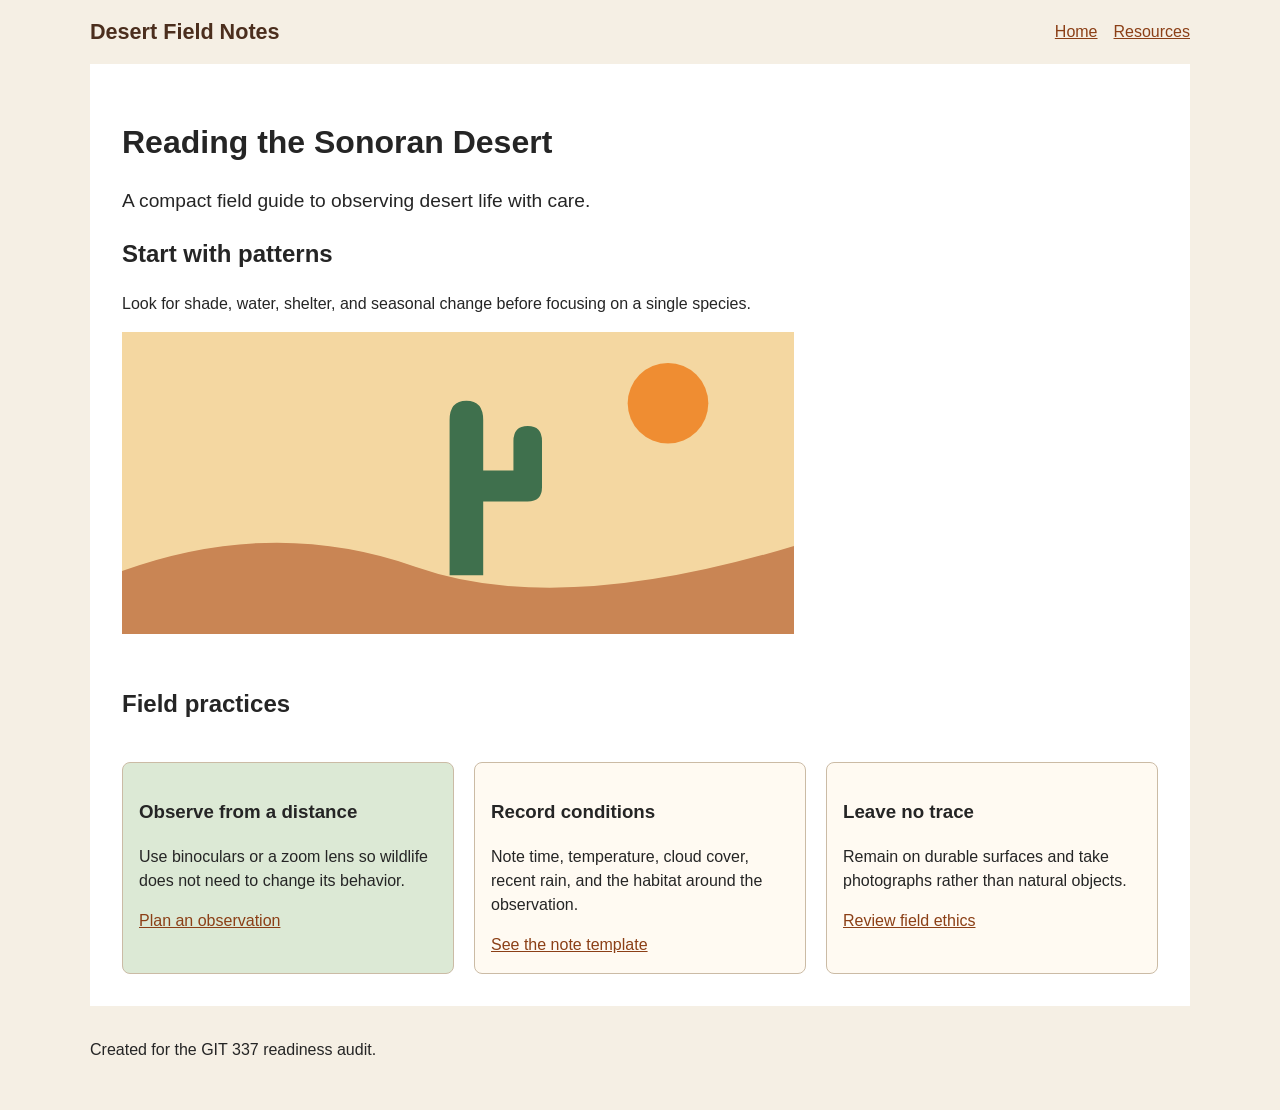
<file: index.html>
<!doctype html>
<html lang="en">

<head>
  <meta charset="utf-8">
  <meta name="viewport" content="width=device-width" />
  <title>Desert Field Notes</title>
  <link rel="stylesheet" href="css/styles.css">
</head>

<body>
  <header class="site-header">
    <a class="site-name" href="index.html">Desert Field Notes</a>
    <nav aria-label="Primary navigation">
      <ul class="nav-list">
        <li><a href="index.html">Home</a></li>
        <li><a href="pages/resources.html">Resources</a></li>
      </ul>
    </nav>
  </header>

  <main>
    <h1>Reading the Sonoran Desert</h1>
    <p class="lede">A compact field guide to observing desert life with care.</p>

    <section class="intro">
      <!-- wrong usage of h3. It's right under h1 which
         goes out of heading order -->
      <h2>Start with patterns</h2>
      <p>Look for shade, water, shelter, and seasonal change before focusing on a single species.</p>

      <!-- alt text is bad -->
      <img src="images/saguaro-study.svg"
        alt="Vector image of empty desert with a cactus in the middle and the sun on the right">
    </section>

    <section class="cards" aria-labelledby="field-practices">
      <h2 id="field-practices">Field practices</h2>
      <article class="card featured">
        <h3>Observe from a distance</h3>
        <p>Use binoculars or a zoom lens so wildlife does not need to change its behavior.</p>
        <a href="pages/resources.html">Plan an observation</a>
      </article>
      <article class="card">
        <h3>Record conditions</h3>
        <p>Note time, temperature, cloud cover, recent rain, and the habitat around the observation.</p>
        <a href="pages/resources.html#notes">See the note template</a>
      </article>
      <article class="card">
        <h3>Leave no trace</h3>
        <p>Remain on durable surfaces and take photographs rather than natural objects.</p>
        <a href="pages/resources.html#ethics">Review field ethics</a>
      </article>
    </section>
  </main>

  <footer>
    <p>Created for the GIT 337 readiness audit.</p>
  </footer>
</body>

</html>
</file>
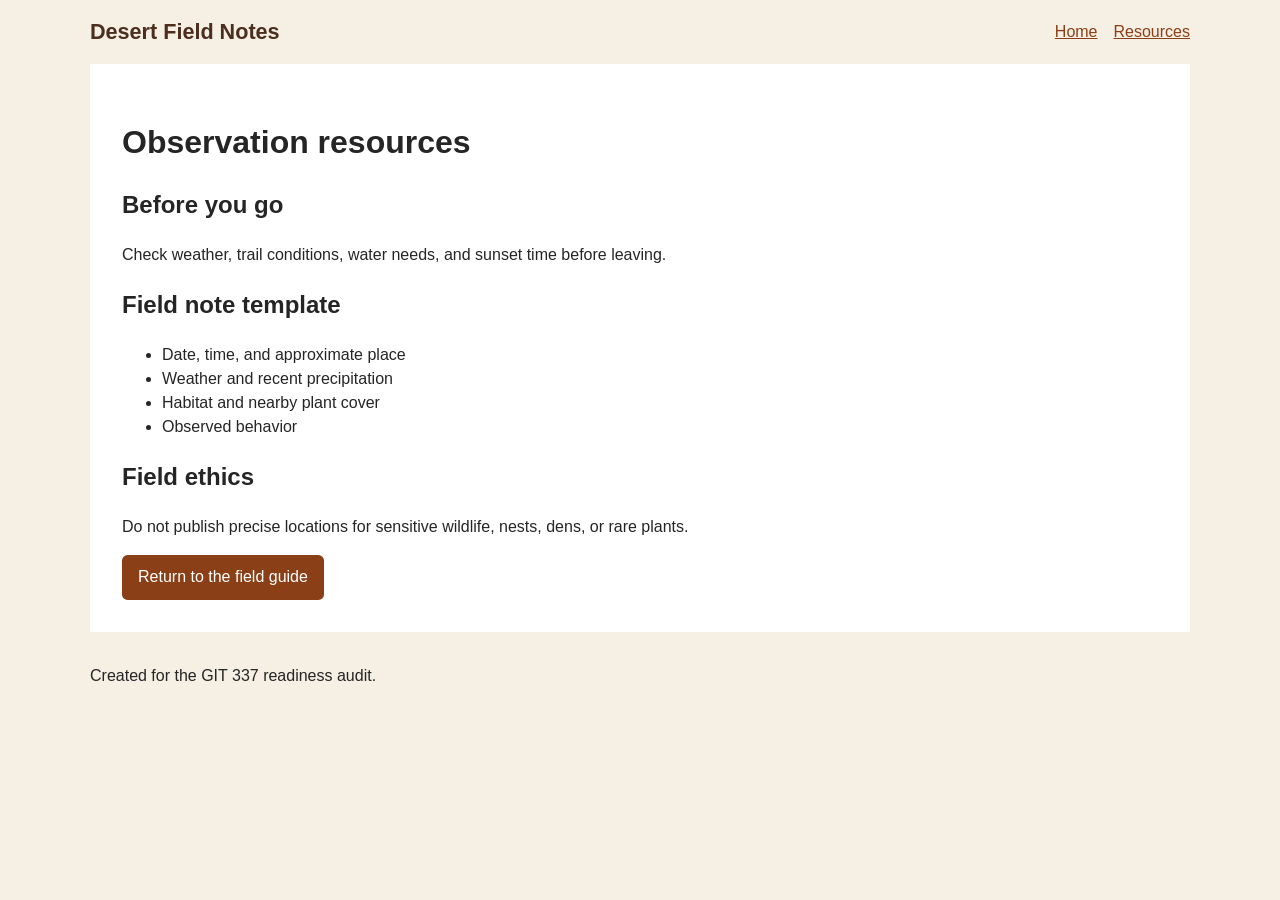
<file: pages/resources.html>
<!doctype html>
<html lang="en">
  <head>
    <meta charset="utf-8">
    <meta name="viewport" content="width=device-width, initial-scale=1">
    <title>Resources | Desert Field Notes</title>
    <!-- missing a '/' in front so it moves up one folder -->
    <link rel="stylesheet" href="../css/styles.css">
  </head>
  <body>
    <header class="site-header">
      <a class="site-name" href="index.html">Desert Field Notes</a>
      <nav aria-label="Primary navigation">
        <ul class="nav-list">
          <li><a href="index.html">Home</a></li>
          <li><a href="resources.html">Resources</a></li>
        </ul>
      </nav>
    </header>

    <main>
      <h1>Observation resources</h1>
      <section>
        <h2>Before you go</h2>
        <p>Check weather, trail conditions, water needs, and sunset time before leaving.</p>
      </section>

      <section id="notes">
        <h2>Field note template</h2>
        <ul>
          <li>Date, time, and approximate place</li>
          <li>Weather and recent precipitation</li>
          <li>Habitat and nearby plant cover</li>
          <li>Observed behavior</li>
        </ul>
      </section>

      <section id="ethics">
        <h2>Field ethics</h2>
        <p>Do not publish precise locations for sensitive wildlife, nests, dens, or rare plants.</p>
        <a class="button" href="../index.html">Return to the field guide</a>
      </section>
    </main>

    <footer>
      <p>Created for the GIT 337 readiness audit.</p>
    </footer>
  </body>
</html>
</file>
<file: css/styles.css>
* {
  box-sizing: border-box;
}

body {
  margin: 0;
  color: #252525;
  background: #f5efe4;
  font-family: Arial, Helvetica, sans-serif;
  line-height: 1.5;
}

a {
  color: #8b3f16;
}

a:focus {
  outline: solid;
}

.site-header,
main,
footer {
  /* The width is set to a static size of 1100px.
  It needs to be adjusted to max-width so the viewport
  meta data can work its resizing depending on the device */
  max-width: 1100px;
  margin-inline: auto;
}

.site-header {
  display: flex;
  align-items: center;
  justify-content: space-between;
  padding-block: 1rem;
}

.site-name {
  color: #4b2e1d;
  font-size: 1.35rem;
  font-weight: 700;
  text-decoration: none;
}

.nav-list {
  display: flex;
  gap: 1rem;
  margin: 0;
  padding: 0;
  list-style: none;
}

main {
  padding: 2rem;
  background: #fff;
}

.lede {
  max-width: 60ch;
  font-size: 1.2rem;
}

.intro img {
  display: block;
  width: 100%;
  max-width: 42rem;
  height: auto;
}

.cards {
  display: grid;
  grid-template-columns: repeat(auto-fit, minmax(320px, 1fr));
  gap: 1.25rem;
  margin-top: 2rem;
}

.cards > h2 {
  grid-column: 1 / -1;
}

.card {
  padding: 1rem;
  border: 1px solid #cbbba5;
  border-radius: .5rem;
  background: #fffaf2;
}

/*
ID is preventing the reusable class to work
#featured-card {
  background: #f4d7a1;
}
  */

.featured {
  background: #dce9d5;
}

.button {
  display: inline-block;
  padding: .65rem 1rem;
  color: white;
  background: #8b3f16;
  border-radius: .35rem;
  text-decoration: none;
}

footer {
  padding-block: 1rem 2rem;
}

/* min and max width are flipped, conflicting
the viewport sizing. */
@media (min-width: 500px) and (max-width: 700px) {
  .site-header {
    flex-direction: column;
    align-items: flex-start;
  }

  .cards {
    grid-template-columns: 1fr;
  }
}
</file>
